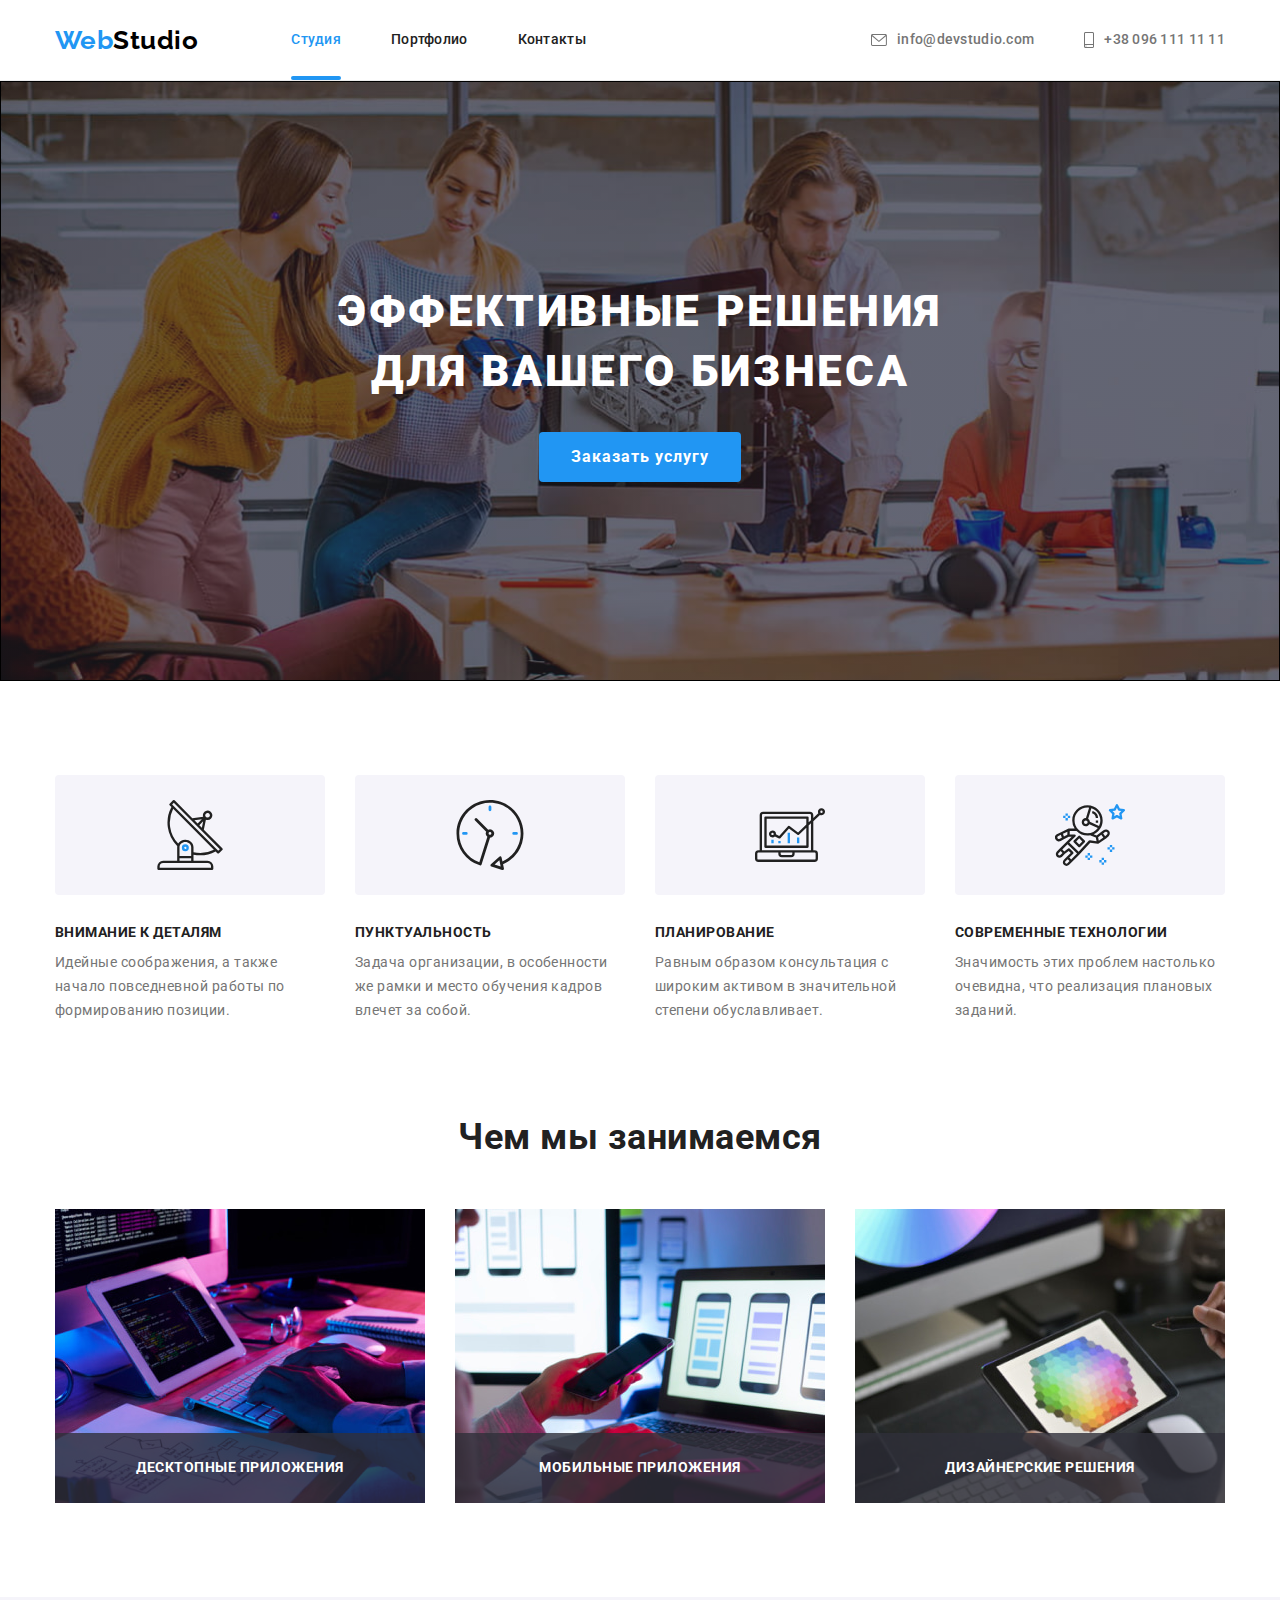
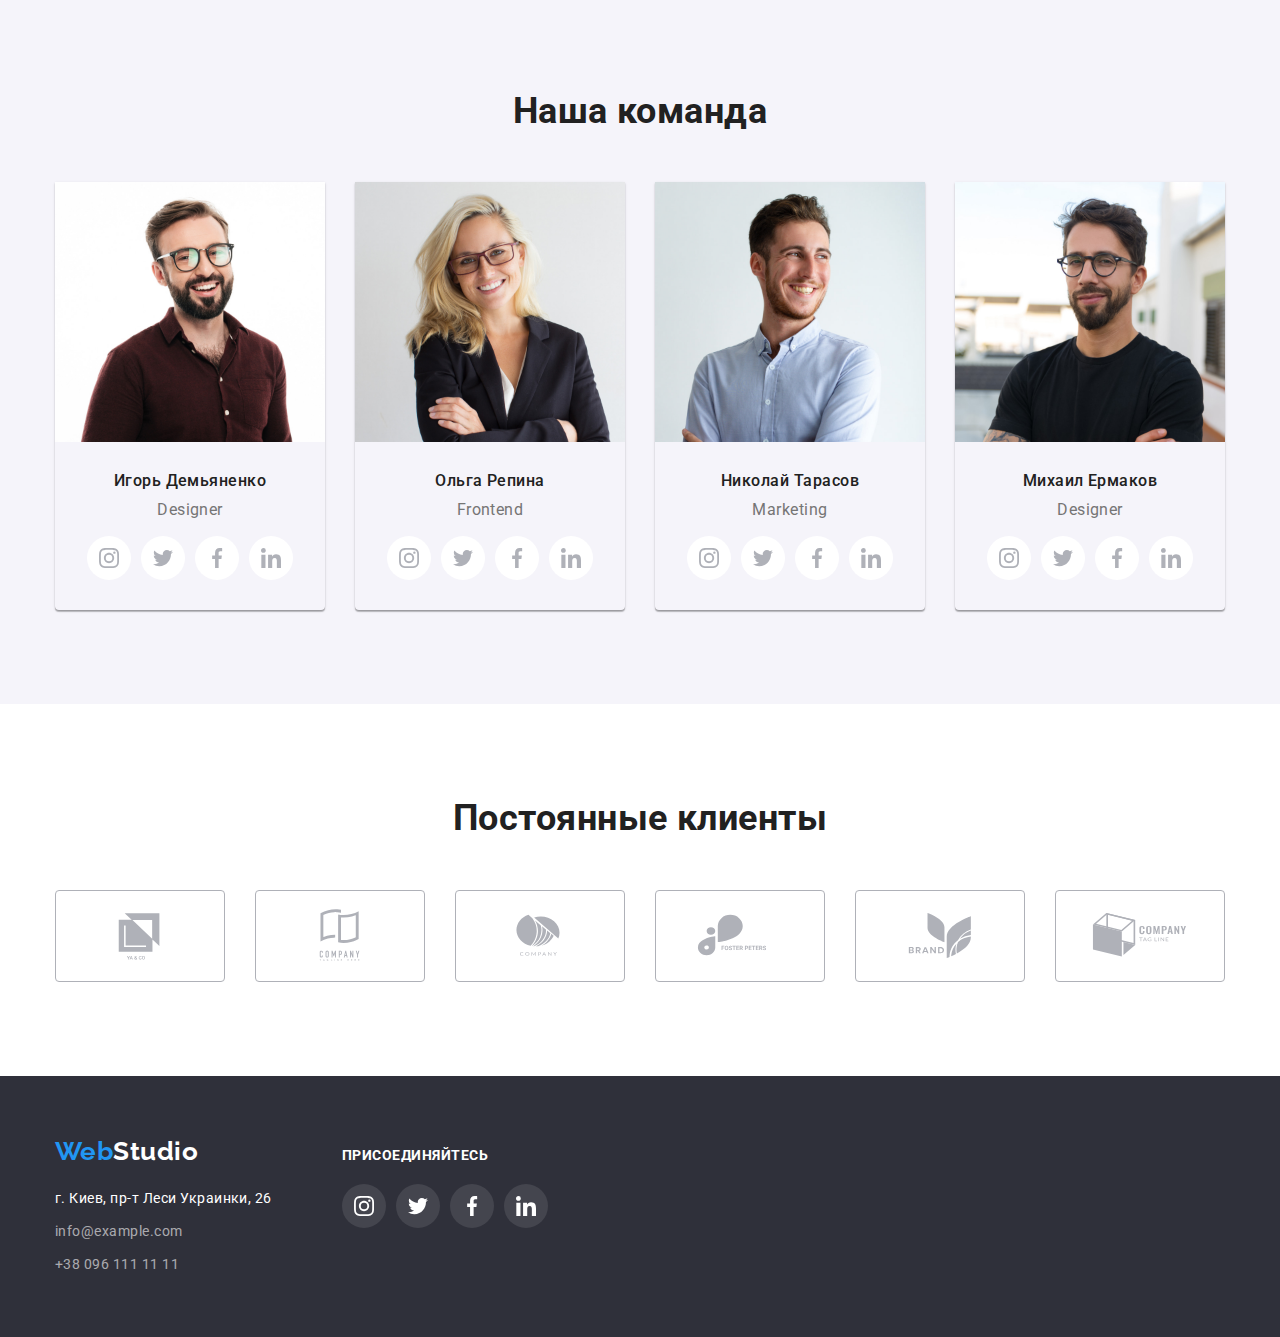
<file: index.html>
<!DOCTYPE html>
<html lang="ru">
  <head>
    <meta charset="UTF-8" />
    <meta http-equiv="X-UA-Compatible" content="IE=edge" />
    <meta name="viewport" content="width=device-width, initial-scale=1.0" />
    <title>Студия</title>
    <!-- Fonts -->
    <link rel="preconnect" href="https://fonts.googleapis.com" />
    <link rel="preconnect" href="https://fonts.gstatic.com" crossorigin />
    <link
      href="https://fonts.googleapis.com/css2?family=Raleway:wght@700&family=Roboto:wght@400;500;700;900&display=swap"
      rel="stylesheet"
    />
    <!-- Styles -->
    <link
      rel="stylesheet"
      href="https://cdnjs.cloudflare.com/ajax/libs/modern-normalize/1.0.0/modern-normalize.min.css"
    />
    <link rel="stylesheet" href="./css/styles.css" />
  </head>
  <body>
    <header class="header">
      <div class="container">
        <a class="logo" href="./index.html">Web<span class="header-logo">Studio</span></a>
        <nav>
          <ul class="nav list">
            <li class="nav-item">
              <a class="nav-link active-menu" href="./index.html">Студия</a>
            </li>
            <li class="nav-item">
              <a class="nav-link" href="./portfolio.html">Портфолио</a>
            </li>
            <li class="nav-item">
              <a class="nav-link" href="">Контакты</a>
            </li>
          </ul>
        </nav>
        <ul class="contacts list">
          <li class="contacts-item">
            <a class="contacts-link" href="mailto:info@devstudio.com"
              ><svg class="contacs-icon" width="16" height="12"><use href="./images/icons.svg#icon-envelope"></svg>info@devstudio.com</a
            >
          </li>
          <li class="contacts-item">
            <a class="contacts-link" href="tel:+380961111111"><svg class="contacs-icon" width="10" height="16"><use href="./images/icons.svg#icon-smartphone"></svg>+38 096 111 11 11</a>
          </li>
        </ul>
      </div>
    </header>
    <main>
      <section class="hero overlay">
        <div class="container">
          <h1 class="hero-title">Эффективные решения для вашего бизнеса</h1>
          <button class="button-hero" type="button" data-modal-open>Заказать услугу</button>
          <div class="backdrop is-hidden" data-modal>
            <div class="modal-window">
              <button class="modal-btn" data-modal-close>
                <svg class="close-icon" width="12" height="12">
                  <use href="./images/icons.svg#icon-close"></use>
                </svg>  
              </button>
            </div>            
          </div>
        </div>
      </section>
      <section class="features">
        <div class="container">
          <h2 class="visually-hidden">Наши преимущества</h2>
          <ul class="features-list list">
            <li class="features-item">
              <div class="features-icon">
                <svg width="70" height="70">
                  <use href="./images/icons.svg#icon-antenna"></use>
                </svg>
              </div>
              <h3 class="list-title">Внимание к деталям</h3>
              <p class="list-text">
                Идейные соображения, а также начало повседневной работы по формированию позиции.
              </p>
            </li>
            <li class="features-item">
              <div class="features-icon">
                <svg width="70" height="70">
                  <use href="./images/icons.svg#icon-clock"></use>
                </svg>
              </div> 
              <h3 class="list-title">Пунктуальность</h3>
              <p class="list-text">
                Задача организации, в особенности же рамки и место обучения кадров влечет за собой.
              </p>
            </li>
            <li class="features-item">
              <div class="features-icon">
                <svg width="70" height="70">
                  <use href="./images/icons.svg#icon-diagram"></use>
                </svg>
              </div>
              <h3 class="list-title">Планирование</h3>
              <p class="list-text">
                Равным образом консультация с широким активом в значительной степени обуславливает.
              </p>
            </li>
            <li class="features-item">
              <div class="features-icon">
                <svg width="70" height="70">
                  <use href="./images/icons.svg#icon-astronaut"></use>
                </svg>
              </div>
              <h3 class="list-title">Современные технологии</h3>
              <p class="list-text">
                Значимость этих проблем настолько очевидна, что реализация плановых заданий.
              </p>
            </li>
          </ul>
        </div>
      </section>
      <section class="examples">
        <div class="container">
          <h2 class="section-title">Чем мы занимаемся</h2>
          <ul class="examples-list list">
            <li class="examples-item">
              <img
                src="./images/our-tasks1.jpg"
                alt="пример нашей работы"
                width="370"
                height="294"
              />
              <p class="text-overlay">Десктопные приложения</p>
            </li>
            <li class="examples-item">
              <img
                src="./images/our-tasks2.jpg"
                alt="пример нашей работы"
                width="370"
                height="294"
              />         
              <p class="text-overlay">Мобильные приложения</p>              
            </li>
            <li class="examples-item">
              <img
                src="./images/our-tasks3.jpg"
                alt="пример нашей работы"
                width="370"
                height="294"
              />
              <p class="text-overlay">Дизайнерские решения</p>
            </li>
          </ul>
        </div>
      </section>
      <section class="section-team">
        <div class="container">
          <h2 class="section-title">Наша команда</h2>
          <ul class="team-list list">
            <li class="team-item">
              <img
                class="pic-pers"
                src="./images/pers1.jpg"
                alt="наш дизайнер"
                width="270"
                height="260"
              />
              <div class="team-description">
                <h3 class="title-team">Игорь Демьяненко</h3>
                <p class="text-team-position" lang="en">Designer</p>
              
                <ul class="list socials">
                  <li class="socials-item">
                    <a class="socials-link" href="" aria-label="Instagram">
                      <svg class="socials-item" width="20" height="20">
                        <use href="./images/icons.svg#icon-instagram"></use>
                      </svg>        
                    </a>
                  </li>
                  <li class="socials-item">
                    <a class="socials-link" href="" aria-label="Twitter">
                      <svg class="socials-item" width="20" height="20">
                        <use href="./images/icons.svg#icon-twitter"></use>
                      </svg>        
                    </a>
                  </li>
                  <li class="socials-item">
                    <a class="socials-link" href="" aria-label="Facebook">
                      <svg class="socials-item" width="20" height="20">
                        <use href="./images/icons.svg#icon-facebook"></use>
                      </svg>        
                    </a>
                  </li>
                  <li class="socials-item">
                    <a class="socials-link" href="" aria-label="LinkedIn">
                      <svg class="socials-item" width="20" height="20">
                       <use href="./images/icons.svg#icon-linkedin"></use>
                      </svg>        
                    </a>
                 </li>
               </ul>
              </div>
            </li>
            <li class="team-item">
              <img
                class="pic-pers"
                src="./images/pers2.jpg"
                alt="наш фронтенд разработчик"
                width="270"
                height="260"
              />
              <div class="team-description">
                <h3 class="title-team">Ольга Репина</h3>
                <p class="text-team-position" lang="en">Frontend</p>
              
              <ul class="list socials">
                <li class="socials-item">
                  <a class="socials-link" href="" aria-label="Instagram">
                    <svg class="socials-item" width="20" height="20">
                      <use href="./images/icons.svg#icon-instagram"></use>
                    </svg>        
                  </a>
                </li>
                <li class="socials-item">
                  <a class="socials-link" href="" aria-label="Twitter">
                    <svg class="socials-item" width="20" height="20">
                      <use href="./images/icons.svg#icon-twitter"></use>
                    </svg>        
                  </a>
                </li>
                <li class="socials-item">
                  <a class="socials-link" href="" aria-label="Facebook">
                    <svg class="socials-item" width="20" height="20">
                      <use href="./images/icons.svg#icon-facebook"></use>
                    </svg>        
                  </a>
                </li>
                <li class="socials-item">
                  <a class="socials-link" href="" aria-label="LinkedIn">
                    <svg class="socials-item" width="20" height="20">
                      <use href="./images/icons.svg#icon-linkedin"></use>
                    </svg>        
                  </a>
                </li>
              </ul>
              </div>
            </li>
            <li class="team-item">
              <img
                class="pic-pers"
                src="./images/pers3.jpg"
                alt="наш маркетолог"
                width="270"
                height="260"
              />
              <div class="team-description">
                <h3 class="title-team">Николай Тарасов</h3>
                <p class="text-team-position" lang="en">Marketing</p>
              
              <ul class="list socials">
                <li class="socials-item">
                  <a class="socials-link" href="" aria-label="Instagram">
                    <svg class="socials-item" width="20" height="20">
                      <use href="./images/icons.svg#icon-instagram"></use>
                    </svg>        
                  </a>
                </li>
                <li class="socials-item">
                  <a class="socials-link" href="" aria-label="Twitter">
                    <svg class="socials-item" width="20" height="20">
                      <use href="./images/icons.svg#icon-twitter"></use>
                    </svg>        
                  </a>
                </li>
                <li class="socials-item">
                  <a class="socials-link" href="" aria-label="Facebook">
                    <svg class="socials-item" width="20" height="20">
                      <use href="./images/icons.svg#icon-facebook"></use>
                    </svg>        
                  </a>
                </li>
                <li class="socials-item">
                  <a class="socials-link" href="" aria-label="LinkedIn">
                    <svg class="socials-item" width="20" height="20">
                      <use href="./images/icons.svg#icon-linkedin"></use>
                    </svg>        
                  </a>
                </li>
              </ul>
              </div>
            </li>
            <li class="team-item">
              <img
                class="pic-pers"
                src="./images/pers4.jpg"
                alt="наш дизайнер"
                width="270"
                height="260"
              />
              <div class="team-description">
                <h3 class="title-team">Михаил Ермаков</h3>
                <p class="text-team-position" lang="en">Designer</p>
              <ul class="list socials">
                <li class="socials-item">
                  <a class="socials-link" href="" aria-label="Instagram">
                    <svg class="socials-item" width="20" height="20">
                      <use href="./images/icons.svg#icon-instagram"></use>
                    </svg>        
                  </a>
                </li>
                <li class="socials-item">
                  <a class="socials-link" href="" aria-label="Twitter">
                    <svg class="socials-item" width="20" height="20">
                      <use href="./images/icons.svg#icon-twitter"></use>
                    </svg>        
                  </a>
                </li>
                <li class="socials-item">
                  <a class="socials-link" href="" aria-label="Facebook">
                    <svg class="socials-item" width="20" height="20">
                      <use href="./images/icons.svg#icon-facebook"></use>
                    </svg>        
                  </a>
                </li>
                <li class="socials-item">
                  <a class="socials-link" href="" aria-label="LinkedIn">
                    <svg class="socials-item" width="20" height="20">
                      <use href="./images/icons.svg#icon-linkedin"></use>
                    </svg>        
                  </a>
                </li>
              </ul>
              </div>
            </li>
          </ul>
        </div>
      </section>
      <section class="section-clients">
        <div class="container">
          <h2 class="section-title">Постоянные клиенты</h2>
          <ul class="list clients-list">
            <li class="clients-item">
              <a class="clients-link" href="" aria-label="Logo1">
                <svg class="clients-icon" width="106" height="60">
                  <use href="./images/icons.svg#icon-logo1"></use>
                </svg>
              </a>
            </li>
            <li class="clients-item">
              <a class="clients-link" href="" aria-label="Logo2">
                <svg class="clients-icon" width="106" height="60">
                  <use href="./images/icons.svg#icon-logo2"></use>
                </svg>
              </a>
            </li>
            <li class="clients-item">
              <a class="clients-link" href="" aria-label="Logo3">
                <svg class="clients-icon" width="106" height="60">
                  <use href="./images/icons.svg#icon-logo3"></use>
                </svg>
              </a>
            </li>
            <li class="clients-item">
              <a class="clients-link" href="" aria-label="Logo4">
                <svg class="clients-icon" width="106" height="60">
                  <use href="./images/icons.svg#icon-logo4"></use>
                </svg>
              </a>
            </li>
            <li class="clients-item">
              <a class="clients-link" href="" aria-label="Logo5">
                <svg class="clients-icon" width="106" height="60">
                  <use href="./images/icons.svg#icon-logo5"></use>
                </svg>
              </a>
            </li>
            <li class="clients-item">
              <a class="clients-link" href="" aria-label="Logo6">
                <svg class="clients-icon" width="106" height="60">
                  <use href="./images/icons.svg#icon-logo6"></use>
                </svg>
              </a>
            </li>
          </ul>
        </div>
      </section>      
    </main>
    <footer class="footer">
      <div class="container flex-container">
        <div class="footer-flex-item">
          <a class="logo footer-logo-link" href="./index.html"
            >Web<span class="footer-logo">Studio</span></a
          >
          <address>
            <p class="footer-adress">г. Киев, пр-т Леси Украинки, 26</p>
            <ul class="list">
              <li class="adress-item">
                <a class="footer-contacts" href="mailto:info@example.com">info@example.com</a>
              </li>
              <li class="adress-item">
                <a class="footer-contacts" href="tel:+380961111111">+38 096 111 11 11</a>
              </li>
            </ul>
          </address>
        </div>
        <div class="footer-flex-item">
          <h3 class="footer-join">Присоединяйтесь</h3>
          <ul class="list socials">
                <li class="socials-item">
                  <a class="socials-link footer-socials" href="" aria-label="Instagram">
                    <svg class="socials-item" width="20" height="20">
                      <use href="./images/icons.svg#icon-instagram"></use>
                    </svg>        
                  </a>
                </li>
                <li class="socials-item">
                  <a class="socials-link footer-socials" href="" aria-label="Twitter">
                    <svg class="socials-item" width="20" height="20">
                      <use href="./images/icons.svg#icon-twitter"></use>
                    </svg>        
                  </a>
                </li>
                <li class="socials-item">
                  <a class="socials-link footer-socials" href="" aria-label="Facebook">
                    <svg class="socials-item" width="20" height="20">
                      <use href="./images/icons.svg#icon-facebook"></use>
                    </svg>        
                  </a>
                </li>
                <li class="socials-item">
                  <a class="socials-link footer-socials" href="" aria-label="LinkedIn">
                    <svg class="socials-item" width="20" height="20">
                      <use href="./images/icons.svg#icon-linkedin"></use>
                    </svg>        
                  </a>
                </li>
              </ul>
        </div>
      </div>
    </footer>
    <script src="./js/modal.js"></script>
  </body>
</html>
</file>
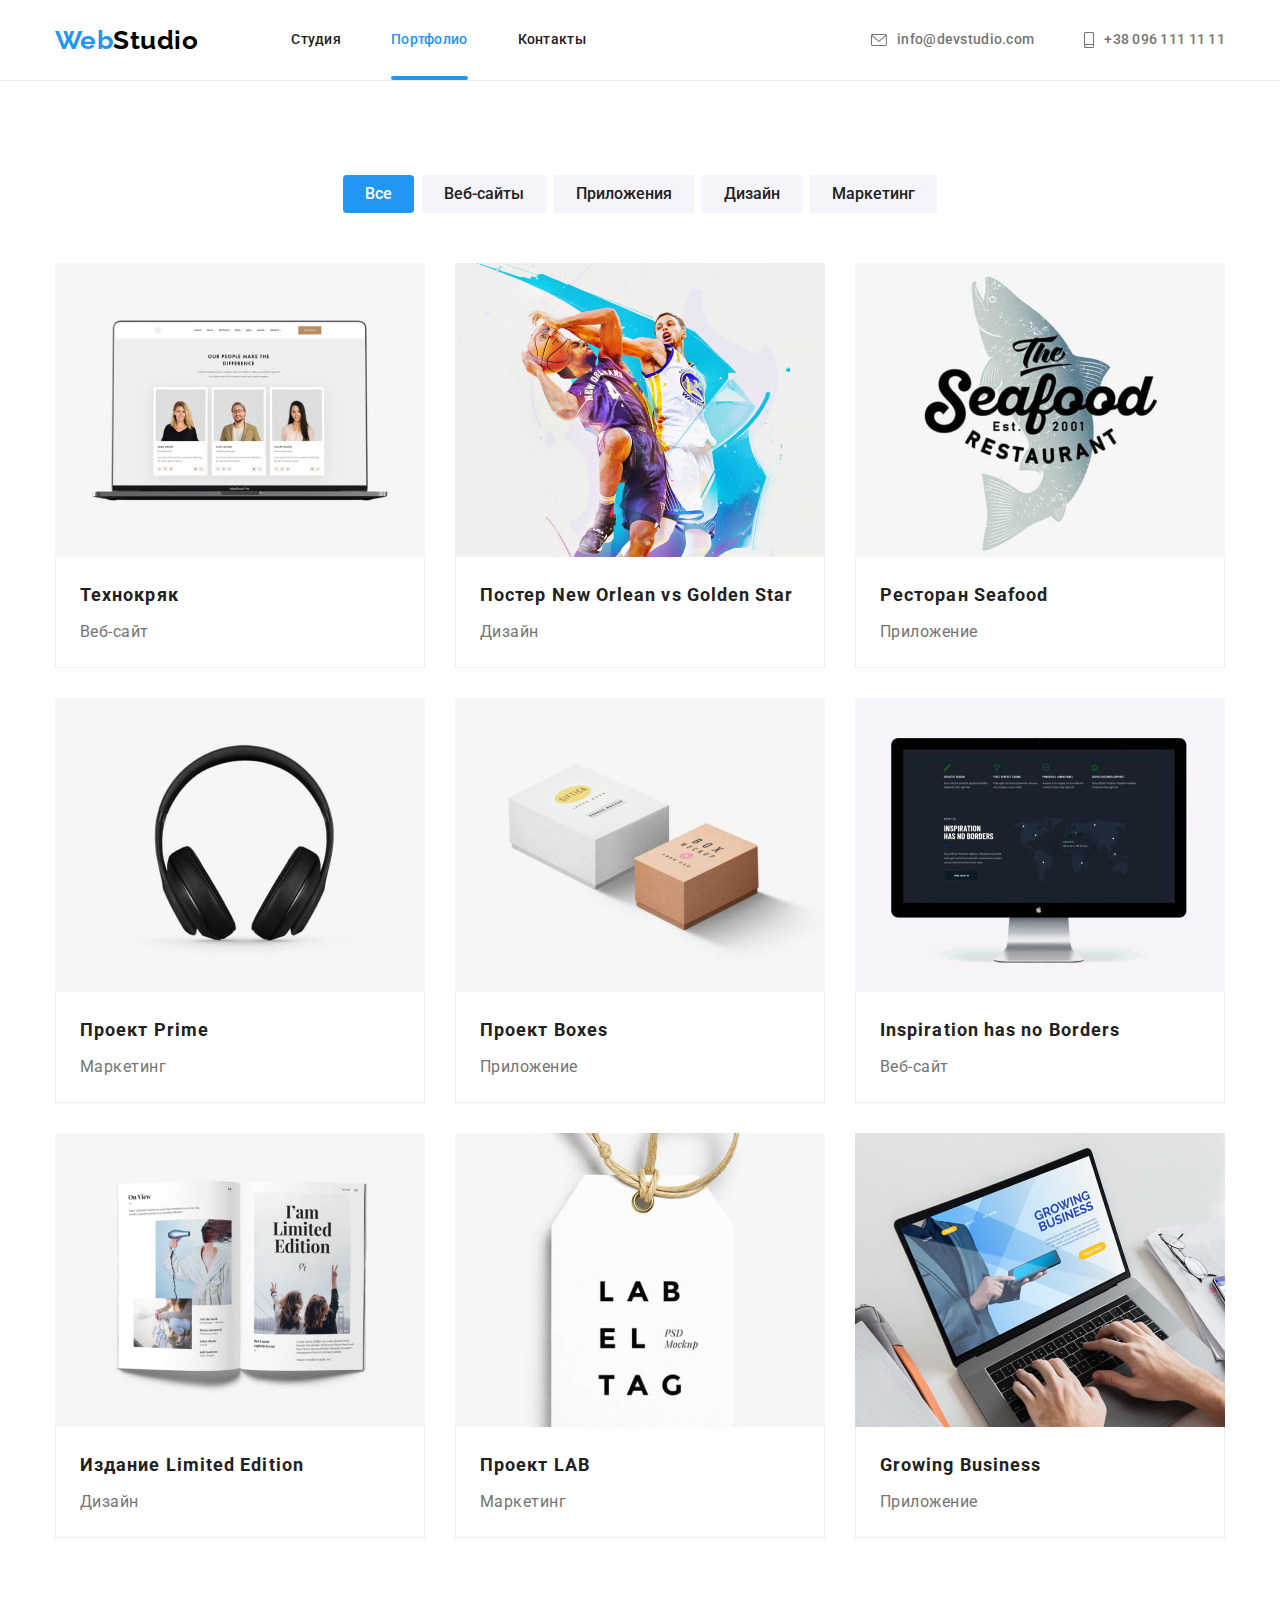
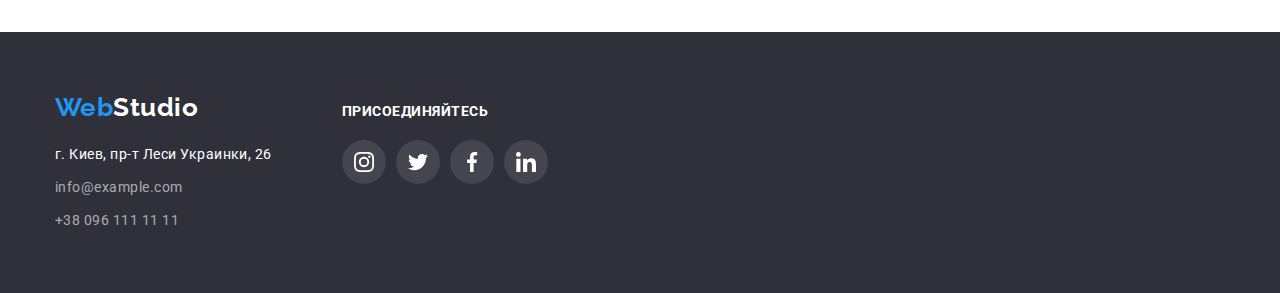
<file: portfolio.html>
<!DOCTYPE html>
<html lang="ru">
  <head>
    <meta charset="UTF-8" />
    <meta http-equiv="X-UA-Compatible" content="IE=edge" />
    <meta name="viewport" content="width=device-width, initial-scale=1.0" />
    <title>Портфолио</title>
    <link rel="preconnect" href="https://fonts.googleapis.com" />
    <link rel="preconnect" href="https://fonts.gstatic.com" crossorigin />
    <link
      href="https://fonts.googleapis.com/css2?family=Raleway:wght@700&family=Roboto:wght@400;500;700;900&display=swap"
      rel="stylesheet"
    />
    <!-- Styles -->
    <link
      rel="stylesheet"
      href="https://cdnjs.cloudflare.com/ajax/libs/modern-normalize/1.0.0/modern-normalize.min.css"
    />
    <link rel="stylesheet" href="./css/styles.css" />
  </head>
  <body>
    <header class="header">
      <div class="container">
        <a class="logo" href="./index.html">Web<span class="header-logo">Studio</span></a>
        <nav>
          <ul class="nav list">
            <li class="nav-item">
              <a class="nav-link" href="./index.html">Студия</a>
            </li>
            <li class="nav-item">
              <a class="nav-link active-menu" href="./portfolio.html">Портфолио</a>
            </li>
            <li class="nav-item">
              <a class="nav-link" href="">Контакты</a>
            </li>
          </ul>
        </nav>
         <ul class="contacts list">
          <li class="contacts-item">
            <a class="contacts-link" href="mailto:info@devstudio.com"
              ><svg class="contacs-icon" width="16" height="12"><use href="./images/icons.svg#icon-envelope"></svg>info@devstudio.com</a
            >
          </li>
          <li class="contacts-item">
            <a class="contacts-link" href="tel:+380961111111"><svg class="contacs-icon" width="10" height="16"><use href="./images/icons.svg#icon-smartphone"></svg>+38 096 111 11 11</a>
          </li>
        </ul>
      </div>
    </header>
    <main>
      <section class="portfolio">
        <div class="container">
          <h1 class="visually-hidden">Портфолио</h1>
          <ul class="list filter">
            <li class="filter-item">
              <button class="filter-button active-btn" type="button">Все</button>
            </li>
            <li class="filter-item">
              <button class="filter-button" type="button">Веб-сайты</button>
            </li>
            <li class="filter-item">
              <button class="filter-button" type="button">Приложения</button>
            </li>
            <li class="filter-item">
              <button class="filter-button" type="button">Дизайн</button>
            </li>
            <li class="filter-item">
              <button class="filter-button" type="button">Маркетинг</button>
            </li>
          </ul>
          <ul class="list portfolio-list">
            <li class="portfolio-item">              
                <a class="portfolio-link" href="">
                  <div class="slider">
                   <p class="slider-text">Ресурс предлагает комплексные предложения с разным уровнем 
                    функционала и сервисов. Все это позволит посетителю получить 
                    исчерпывающие сведения о компании или частном лице</p>
                    <img
                    class="portfolio-foto"
                    src="./images/portfolio/portfolio1.jpg"
                    alt="примеры работ Технокряк"
                    width="370"
                    height="294"
                    />
                 </div>
                 <div class="item-text">
                    <h2 class="work-title">Технокряк</h2>
                    <p class="work-description">Веб-сайт</p>
                 </div>
              </a>
            </li>
            <li class="portfolio-item">
              <a class="portfolio-link" href="">
                <div class="slider">
                   <p class="slider-text">Ресурс предлагает комплексные предложения с разным уровнем 
                    функционала и сервисов. Все это позволит посетителю получить 
                    исчерпывающие сведения о компании или частном лице</p>
                <img
                  class="portfolio-foto"
                  src="./images/portfolio/portfolio2.jpg"
                  alt="примеры работ Постер New Orlean vs Golden Star"
                  width="370"
                  height="294"
                />
                </div>
                <div class="item-text">
                  <h2 class="work-title">
                    Постер <span lang="en">New Orlean vs Golden Star</span>
                  </h2>
                  <p class="work-description">Дизайн</p>
                </div>
              </a>
            </li>
            <li class="portfolio-item">
              <a class="portfolio-link" href="">
                <div class="slider">
                   <p class="slider-text">Ресурс предлагает комплексные предложения с разным уровнем 
                    функционала и сервисов. Все это позволит посетителю получить 
                    исчерпывающие сведения о компании или частном лице</p>
                <img
                  class="portfolio-foto"
                  src="./images/portfolio/portfolio3.jpg"
                  alt="примеры работ Ресторан Seafood"
                  width="370"
                  height="294"
                />
                </div>
                <div class="item-text">
                  <h2 class="work-title">Ресторан <span lang="en">Seafood</span></h2>
                  <p class="work-description">Приложение</p>
                </div>
              </a>
            </li>
            <li class="portfolio-item">
              <a class="portfolio-link" href="">
                <div class="slider">
                   <p class="slider-text">Ресурс предлагает комплексные предложения с разным уровнем 
                    функционала и сервисов. Все это позволит посетителю получить 
                    исчерпывающие сведения о компании или частном лице</p>
                <img
                  class="portfolio-foto"
                  src="./images/portfolio/portfolio4.jpg"
                  alt="примеры работ Проект Prime"
                  width="370"
                  height="294"
                />
                </div>
                <div class="item-text">
                  <h2 class="work-title">Проект <span lang="en">Prime</span></h2>
                  <p class="work-description">Маркетинг</p>
                </div>
              </a>
            </li>
            <li class="portfolio-item">
              <a class="portfolio-link" href="">
                <div class="slider">
                   <p class="slider-text">Ресурс предлагает комплексные предложения с разным уровнем 
                    функционала и сервисов. Все это позволит посетителю получить 
                    исчерпывающие сведения о компании или частном лице</p>
                <img
                  class="portfolio-foto"
                  src="./images/portfolio/portfolio5.jpg"
                  alt="примеры работ Проект Boxes"
                  width="370"
                  height="294"
                />
                </div>
                <div class="item-text">
                  <h2 class="work-title">Проект <span lang="en">Boxes</span></h2>
                  <p class="work-description">Приложение</p>
                </div>
              </a>
            </li>
            <li class="portfolio-item">
              <a class="portfolio-link" href="">
                <div class="slider">
                   <p class="slider-text">Ресурс предлагает комплексные предложения с разным уровнем 
                    функционала и сервисов. Все это позволит посетителю получить 
                    исчерпывающие сведения о компании или частном лице</p>
                <img
                  class="portfolio-foto"
                  src="./images/portfolio/portfolio6.jpg"
                  alt="примеры работ Inspiration has no Borders"
                  width="370"
                  height="294"
                />
                </div>
                <div class="item-text">
                  <h2 lang="en" class="work-title">Inspiration has no Borders</h2>
                  <p class="work-description">Веб-сайт</p>
                </div>
              </a>
            </li>
            <li class="portfolio-item">
              <a class="portfolio-link" href="">
                <div class="slider">
                   <p class="slider-text">Ресурс предлагает комплексные предложения с разным уровнем 
                    функционала и сервисов. Все это позволит посетителю получить 
                    исчерпывающие сведения о компании или частном лице</p>
                <img
                  class="portfolio-foto"
                  src="./images/portfolio/portfolio7.jpg"
                  alt="примеры работ Издание Limited Edition"
                  width="370"
                  height="294"
                />
                </div>
                <div class="item-text">
                  <h2 class="work-title">Издание <span lang="en">Limited Edition</span></h2>
                  <p class="work-description">Дизайн</p>
                </div>
              </a>
            </li>
            <li class="portfolio-item">
              <a class="portfolio-link" href="">
                <div class="slider">
                   <p class="slider-text">Ресурс предлагает комплексные предложения с разным уровнем 
                    функционала и сервисов. Все это позволит посетителю получить 
                    исчерпывающие сведения о компании или частном лице</p>
                <img
                  class="portfolio-foto"
                  src="./images/portfolio/portfolio8.jpg"
                  alt="примеры работ Проект LAB"
                  width="370"
                  height="294"
                />
                </div>
                <div class="item-text">
                  <h2 class="work-title">Проект <span lang="en">LAB</span></h2>
                  <p class="work-description">Маркетинг</p>
                </div>
              </a>
            </li>
            <li class="portfolio-item">
              <a class="portfolio-link" href="">
                <div class="slider">
                   <p class="slider-text">Ресурс предлагает комплексные предложения с разным уровнем 
                    функционала и сервисов. Все это позволит посетителю получить 
                    исчерпывающие сведения о компании или частном лице</p>
                <img
                  class="portfolio-foto"
                  src="./images/portfolio/portfolio9.jpg"
                  alt="примеры работ Growing Business"
                  width="370"
                  height="294"
                />
                </div>
                <div class="item-text">
                  <h2 lang="en" class="work-title">Growing Business</h2>
                  <p class="work-description">Приложение</p>
                </div>
              </a>
            </li>
          </ul>
        </div>
      </section>
    </main>
    <footer class="footer">
     <div class="container flex-container">
        <div class="footer-flex-item">
          <a class="logo footer-logo-link" href="./index.html"
            >Web<span class="footer-logo">Studio</span></a
          >
          <address>
            <p class="footer-adress">г. Киев, пр-т Леси Украинки, 26</p>
            <ul class="list">
              <li class="adress-item">
                <a class="footer-contacts" href="mailto:info@example.com">info@example.com</a>
              </li>
              <li class="adress-item">
                <a class="footer-contacts" href="tel:+380961111111">+38 096 111 11 11</a>
              </li>
            </ul>
          </address>
        </div>
        <div class="footer-flex-item">
          <h3 class="footer-join">Присоединяйтесь</h3>
          <ul class="list socials">
                <li class="socials-item">
                  <a class="socials-link footer-socials" href="" aria-label="Instagram">
                    <svg class="socials-item" width="20" height="20">
                      <use href="./images/icons.svg#icon-instagram"></use>
                    </svg>        
                  </a>
                </li>
                <li class="socials-item">
                  <a class="socials-link footer-socials" href="" aria-label="Twitter">
                    <svg class="socials-item" width="20" height="20">
                      <use href="./images/icons.svg#icon-twitter"></use>
                    </svg>        
                  </a>
                </li>
                <li class="socials-item">
                  <a class="socials-link footer-socials" href="" aria-label="Facebook">
                    <svg class="socials-item" width="20" height="20">
                      <use href="./images/icons.svg#icon-facebook"></use>
                    </svg>        
                  </a>
                </li>
                <li class="socials-item">
                  <a class="socials-link footer-socials" href="" aria-label="LinkedIn">
                    <svg class="socials-item" width="20" height="20">
                      <use href="./images/icons.svg#icon-linkedin"></use>
                    </svg>        
                  </a>
                </li>
              </ul>
        </div>
      </div>
    </footer>
  </body>
</html>
</file>
<file: css/styles.css>
:root {
    --accent-color: #2196F3;
    --first-color-text: #757575;
    --secondary-color-text: #000000;
    --third-color-text: #212121;
    --forth-color-text: rgba(255, 255, 255, 0.6);
    --fifth-color-text: #FFFFFF;
    --background-color: #2F303A;
    --secondary-bg-color: #F5F4FA;
    --shadow-color-first: rgba(0, 0, 0, 0.12);
    --gradient-color: rgba(47, 48, 58, 0.4);
    /*secondary font -- font-family: 'Raleway',    sans-serif; */
    /* main font  -- font-family: 'Roboto',    sans-serif; */
    --animation-type: 250ms cubic-bezier(0.4, 0, 0.2, 1);
}

body {
    font-family: 'Roboto',    sans-serif;
    color: var(--first-color-text);   
    letter-spacing: 0.03em;
}

h1, h2, h3, p, article, ul {
   margin: 0; 
   padding: 0;
}
img {
    display: block;
    max-width: 100%; 
    height: auto;
}

.header {
    border-bottom: 1px solid #ececec;
}
.container {    
    width: 1200px;
    margin-left: auto;
    margin-right: auto;        
    padding-left: 15px;
    padding-right: 15px;
    /* outline: 2px solid red; */
}
.header .container {
    display: flex;
    align-items: center;
}

.logo {
    margin-right: 93px;

    color: var(--accent-color);
    font-family: 'Raleway';    
    font-weight: 700;
    font-size: 26px;
    line-height: 1.19;        
    text-decoration: none;    
}

.header-logo {
    color: var(--secondary-color-text);
}

.list {
    list-style: none;
}

/*navigation */
.contacts{
    margin-left: auto;
}

.nav, 
.contacts {    
    display: flex;  
    align-items: center;

    font-weight: 500;
    font-size: 14px;
    line-height: 1.14;
    letter-spacing: 0.02em;    
}

.nav-item, 
.contacts-item {
    margin-right: 50px;
}

.nav-item {
    position: relative;
}
.nav-item:last-child,
.contacts-item:last-child {
    margin-right: 0;
}
.nav-link {
    display: block;
    padding-top: 32px;
    padding-bottom: 32px;

    color: var(--third-color-text);   
    text-decoration: none;   

    transition: color 250ms cubic-bezier(0.4, 0, 0.2, 1);
}

.nav-link:hover:hover, 
.nav-link:focus:focus,
.contacts-link:hover, 
.contacts-link:focus,
.footer-contacts:hover,
.footer-contacts:focus
{
    color: var(--accent-color);    
}

.contacts-link {      
    display: flex;
    align-items: center;
    padding-top: 32px;
    padding-bottom: 32px;
    margin-left: auto; 

    color: currentColor;
    text-decoration: none;     

    transition: color 250ms cubic-bezier(0.4, 0, 0.2, 1);
}

.active-menu {
    color: var(--accent-color);    
}
.active-menu::after {
    position: absolute;
    left: 0;
    bottom: 0;

    width: 100%;
    height: 4px;

    content: "";
    background-color: var(--accent-color);
    border-radius: 2px;

}

.contacs-icon {
    fill: currentColor;
    margin-right: 10px;
}

/* -------------hero -------------*/

.hero {       
    padding-top: 200px;
    padding-bottom: 200px;
    text-align: center;    
}

.overlay {
    max-width: 1600px;
    height: 600px;
    margin-left: auto;
    margin-right: auto;
    
    background-color: #C4C4C4; 
    background-image: linear-gradient(var(--gradient-color), var(--gradient-color)), url('../images/hero.jpg'); 
    border: 1px solid rgba(0, 0, 0, 1);
    background-repeat: no-repeat;
    background-size: cover;
    background-position: center; 
}

.hero-title {
    width: 696px;
    margin: 0 auto 30px;
    
    color: var(--fifth-color-text);
    font-weight: 900;
    font-size: 44px;
    line-height: 1.36;    
    letter-spacing: 0.06em;
    text-transform: uppercase;       
}

.button-hero {
    padding: 10px 32px;

    color: var(--fifth-color-text);
    font-family: inherit;
    background-color: var(--accent-color);
    font-weight: 700;
    font-size: 16px;
    line-height: 1.88;   
    letter-spacing: 0.06em;
    cursor: pointer;
    border-radius: 4px;
    border: 0;    

    transition: background-color 250ms cubic-bezier(0.4, 0, 0.2, 1);
}

.button-hero:hover,
.button-hero:focus
 {
    background-color: #188CE8;
}

.backdrop {
    position: fixed;
    top: 0;
    left: 0;

    width: 100%;
    height: 100%;

    background-color: rgba(0, 0, 0, 0.2);
    
    transition: opacity var(--animation-type), visibility var(--animation-type);
}

.modal-window {    
    position: absolute;
    top: 50%;
    left: 50%;
    transform: translate(-50%, -50%);

    width: 528px;
    height: 581px;

    background-color: var(--fifth-color-text);
    border-radius: 4px;   
    transition: opacity var(--animation-type), transform var(--animation-type);
}

.backdrop.is-hidden {
    opacity: 0;
    pointer-events: none;
    visibility: hidden;
}
/* начальное состояние окна анимации */
.backdrop.is-hidden .modal-window {    
    transform: translate(-50%, -50%) scale(0.9);
    opacity: 0;
}
/* конечное состояние окна анимации */
.backdrop .modal-window {
    transform: translate(-50%, -50%) scale(1);
    opacity: 1;
}

.modal-btn {
    position: absolute;
    top: 8px;
    right: 8px;

    padding: 4px;

    border-radius: 50%;
    border: 1px solid rgba(0, 0, 0, 0.1);
    cursor: pointer;
}


.close-icon {
    display: flex;
    align-items: center;
    justify-content: center;
}

/* sections -------------------------------------------------- */
.features {    
    padding-top: 94px;
    padding-bottom: 94px;
}

.features-list {
    display: flex;
}

.visually-hidden {
    position: absolute;
    width: 1px;
    height: 1px;
    margin: -1px;
    border: 0;
    padding: 0;
    white-space: nowrap;
    clip-path: inset(100%);
    clip: rect(0 0 0 0);
    overflow: hidden;
}

.features-item {
    margin-right: 30px;
    width: 270px;
}

.features-item:last-child {
    margin-right: 0;
}

.section-title {
    margin-bottom: 50px;

    color: var(--third-color-text);
    font-size: 36px;
    line-height: 1.16;
    text-align: center;        
}

.list-title {
    margin-bottom: 10px;

    color: var(--third-color-text); 
    font-weight: 700;
    font-size: 14px;
    line-height: 1.14;    
    text-transform: uppercase;    
}

.list-text {    
    font-size: 14px;
    line-height: 1.71;    
}

.features-icon {
    display: flex;
    justify-content: center;
    align-items: center;    

    height: 120px;
    margin-bottom: 30px;

    background-color: var(--secondary-bg-color); 
    border-radius: 4px;
}
/* --------------section examples------- */
.examples {
    padding-bottom: 94px;
}
.examples-list {
    display: flex;
}

.examples-item {   
    position: relative;
    margin-right: 30px;
}

.examples-item:last-child {
    margin-right: 0;
}

.text-overlay {   
    position: absolute;
    bottom: 0;
    left: 0;
 
    display: block;
    padding-top: 27px;
    padding-bottom: 27px;

    height: 70px;
    width: 100%;

    background-color: rgba(47,48,58,0.8);
    color: var(--fifth-color-text);
    font-weight: 700;
    font-size: 14px;
    line-height: 1.14;
    text-align: center;    
    text-transform: uppercase;
}
/* ------------------ section team ----------*/
.section-team {
    padding-top: 94px;
    padding-bottom: 94px;
    
    background-color: var(--secondary-bg-color);
}

.team-list{
    display: flex;
}

.team-item {
    width: 270px;
    margin-right: 30px;

    text-align: center;    
    box-shadow: 
    0px 1px 3px  var(--shadow-color-first), 
    0px 1px 1px rgba(0, 0, 0, 0.14), 
    0px 2px 1px rgba(0, 0, 0, 0.2);
    border-radius: 0px 0px 4px 4px;
}

.team-item:last-child {
    margin-right: 0;
}

.team-description {
    padding-top: 30px;
    padding-bottom: 30px;
}

.text-team-position {    
    line-height: 1.18;     
    margin-bottom: 16px;      
}

.title-team {
    margin-bottom: 10px;

    color: var(--third-color-text);  
    font-weight: 500;    
    font-size: 16px;
    line-height: 1.18;    
}

.socials {
    display: flex;
    align-items: center;
    justify-content: center;
    
}

.socials-item:not(:last-child) {
    margin-right: 10px;
}

.socials-link {
    display: flex;
    align-items: center;
    justify-content: center;
    width: 44px;
    height: 44px;

    border-radius: 50%;
    color: #AFB1B8;
    background-color: var(--fifth-color-text);

    transition: color var(--animation-type), background-color var(--animation-type);
}

.socials-item {
    fill: currentColor;
}

.socials-link:hover,
.socials-link:focus {
    background-color: var(--accent-color);
    color: var(--fifth-color-text);
}

/* -------Section clients ------------ */
.section-clients {
    padding-top: 94px;
    padding-bottom: 94px;
}

.clients-list {
    display: flex;
    justify-content: space-between;
}

.clients-item:not(:last-child) {
    margin-right: 30px;
}

.clients-link {
    display: flex;
    width: 170px;
    height: 92px;
    align-items: center;
    justify-content: center;

    border: 1px solid rgba(175, 177, 184, 1);
    border-radius: 4px;
    color: rgba(175, 177, 184, 1);

    transition: color var(--animation-type), border var(--animation-type);
}

.clients-link:hover,
.clients-link:focus{
    border: 1px solid var(--accent-color);
    color: var(--accent-color);
}

.clients-icon {
    fill: currentColor;
}

/* sections ends -----------------------------------------------*/
/* footer */
.footer {
    padding: 60px 0px;

    background-color: var(--background-color);        
}

.footer-logo-link {
    display: block;
    margin-right: 0;
    margin-bottom: 20px;
}
.footer-logo {
    color: var(--fifth-color-text);    
}

.flex-container {
    display: flex;
    align-items: baseline;
}

.footer-flex-item:not(:last-child) {
    margin-right: 70px;
}

.footer-join {
    margin-bottom: 20px;

    font-size: 14px;
    line-height: 1.14;    
    text-transform: uppercase;
    color: var(--fifth-color-text);    
}

.footer-socials {
    color: var(--fifth-color-text);
    background-color: rgba(255, 255, 255, 0.1);

    transition: background-color 2var(--animation-type);
}

.adress-item:not(:last-child) {
    margin-bottom: 9px;
}

.footer-adress,
.footer-contacts {    
    font-style: normal;
    font-size: 14px;
    line-height: 1.71;    
}

.footer-adress {
    margin-bottom: 9px;

    color: var(--fifth-color-text);        
}

.footer-contacts {
    color: var(--forth-color-text);  
    text-decoration: none;

    transition: color var(--animation-type);
}

/* portfolio*/

.portfolio {
    padding-top: 94px;
    padding-bottom: 94px;
}

.filter {
    display: flex;
    justify-content: center;    
    margin-bottom: 50px;    
}

.filter-item {    
    background-color: var(--secondary-bg-color);
}
.filter-item:not(:last-child) {    
    margin-right: 8px;
}

.filter-button{
    padding: 6px 22px;

    font-family: inherit;
    color: var(--third-color-text);
    background-color: transparent;   
    font-weight: 500;
    font-size: 16px;
    line-height: 1.62;    
    text-align: center;    
    cursor: pointer;
    border-radius: 4px;
    border: 0;    

    transition: color var(--animation-type),
     background-color var(--animation-type),
     box-shadow var(--animation-type);
}

.active-btn {
    color: var(--fifth-color-text);
    background-color: var(--accent-color);
}

.filter-button:hover,
.filter-button:focus {
    color: var(--fifth-color-text);
    background-color: var(--accent-color);
    box-shadow: 
    0px 3px 1px rgba(0, 0, 0, 0.1), 
    0px 1px 2px rgba(0, 0, 0, 0.08), 
    0px 2px 2px var(--shadow-color-first);
}

.portfolio-list {
    display: flex;    
    flex-wrap: wrap;
}

.portfolio-item {        
    width: 370px;
    margin-right: 30px;
    margin-bottom: 30px;      
}

.portfolio-item:nth-child(3n) {
    margin-right: 0;
}

.portfolio-item:nth-last-child(-n+3){
    margin-bottom: 0;
}

.slider {
    position: relative;

    width: 100%; 
    height: 100%;
    overflow: hidden;
}

.slider-text {  
    position: absolute;
    top: 0;
    left: 0;
    padding: 63px 24px;
    
    font-size: 18px;
    line-height: 1.56;    
    color: var(--fifth-color-text);
    background-color: rgba(33, 150, 243, 0.9);
    
    transform: translateY(100%);
    transition: transform var(--animation-type);    
}

.portfolio-link {
    display: block;
    text-decoration: none;    
    
    transition: box-shadow var(--animation-type);    
}

.portfolio-link:hover .slider-text, 
.portfolio-link:focus .slider-text {
    transform: translateY(0);
}

.portfolio-link:hover,
.portfolio-link:focus
 {    
    box-shadow:
        0px 1px 1px var(--shadow-color-first),
        0px 4px 4px rgba(0, 0, 0, 0.06),
        1px 4px 6px rgba(0, 0, 0, 0.16);
}

.item-text{
    padding: 20px 24px;

    border: 1px solid #EEEEEE;
    border-top: none;
}
 
.work-title {
    margin-bottom: 4px;

    color: var(--third-color-text);   
    font-weight: 700;
    font-size: 18px;
    line-height: 2;
    letter-spacing: 0.06em;        
}

.work-description {    
    color: var(--first-color-text);     
    line-height: 1.88;       
}
</file>
